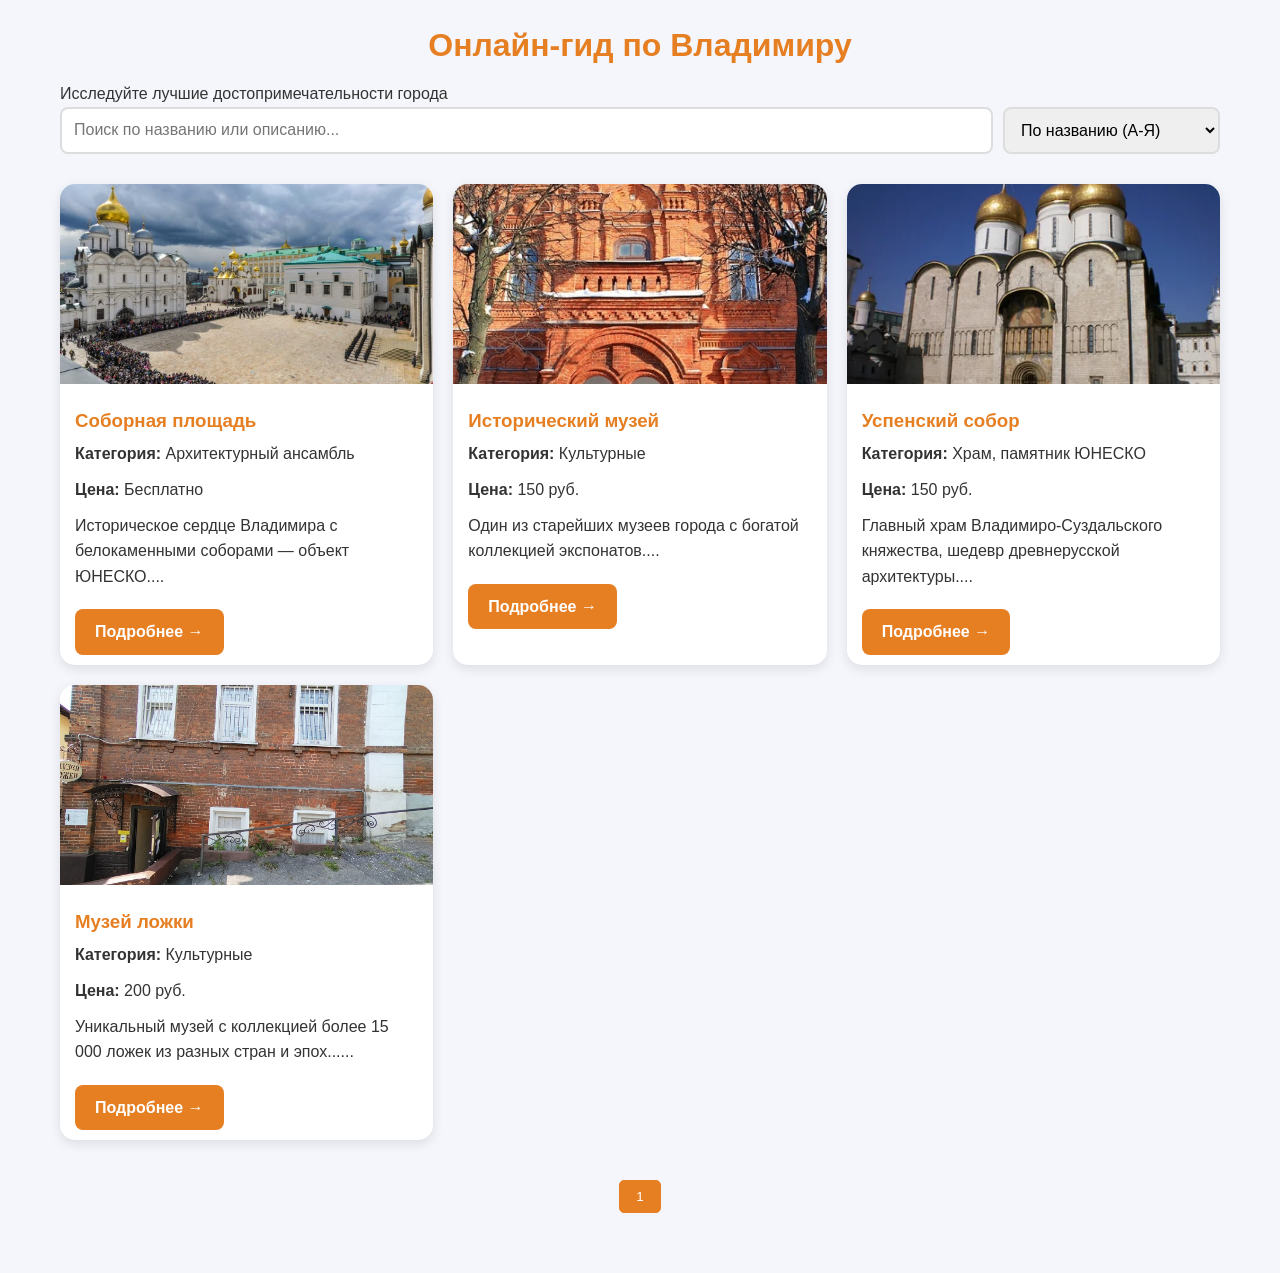
<file: index.html>
<!DOCTYPE html>
<html lang="ru">
<head>
    <meta charset="UTF-8">
    <title>Онлайн-гид по Владимиру - Достопримечательности</title>
    <link rel="stylesheet" href="styles.css">
</head>
<body>
    <div class="container">
        <h1>Онлайн-гид по Владимиру</h1>
        <p>Исследуйте лучшие достопримечательности города</p>

        <div class="controls">
            <input type="text" id="search-input" placeholder="Поиск по названию или описанию..." onkeyup="filterPlaces()">
            <select id="sort-select" onchange="sortPlaces()">
                <option value="name-asc">По названию (А-Я)</option>
                <option value="name-desc">По названию (Я-А)</option>
                <option value="price-asc">По цене (возрастание)</option>
                <option value="price-desc">По цене (убывание)</option>
            </select>
        </div>

        <div id="places-list" class="places-grid"></div>
        <div id="pagination" class="pagination"></div>
    </div>

    <script src="script.js"></script>
</body>
</html>
</file>
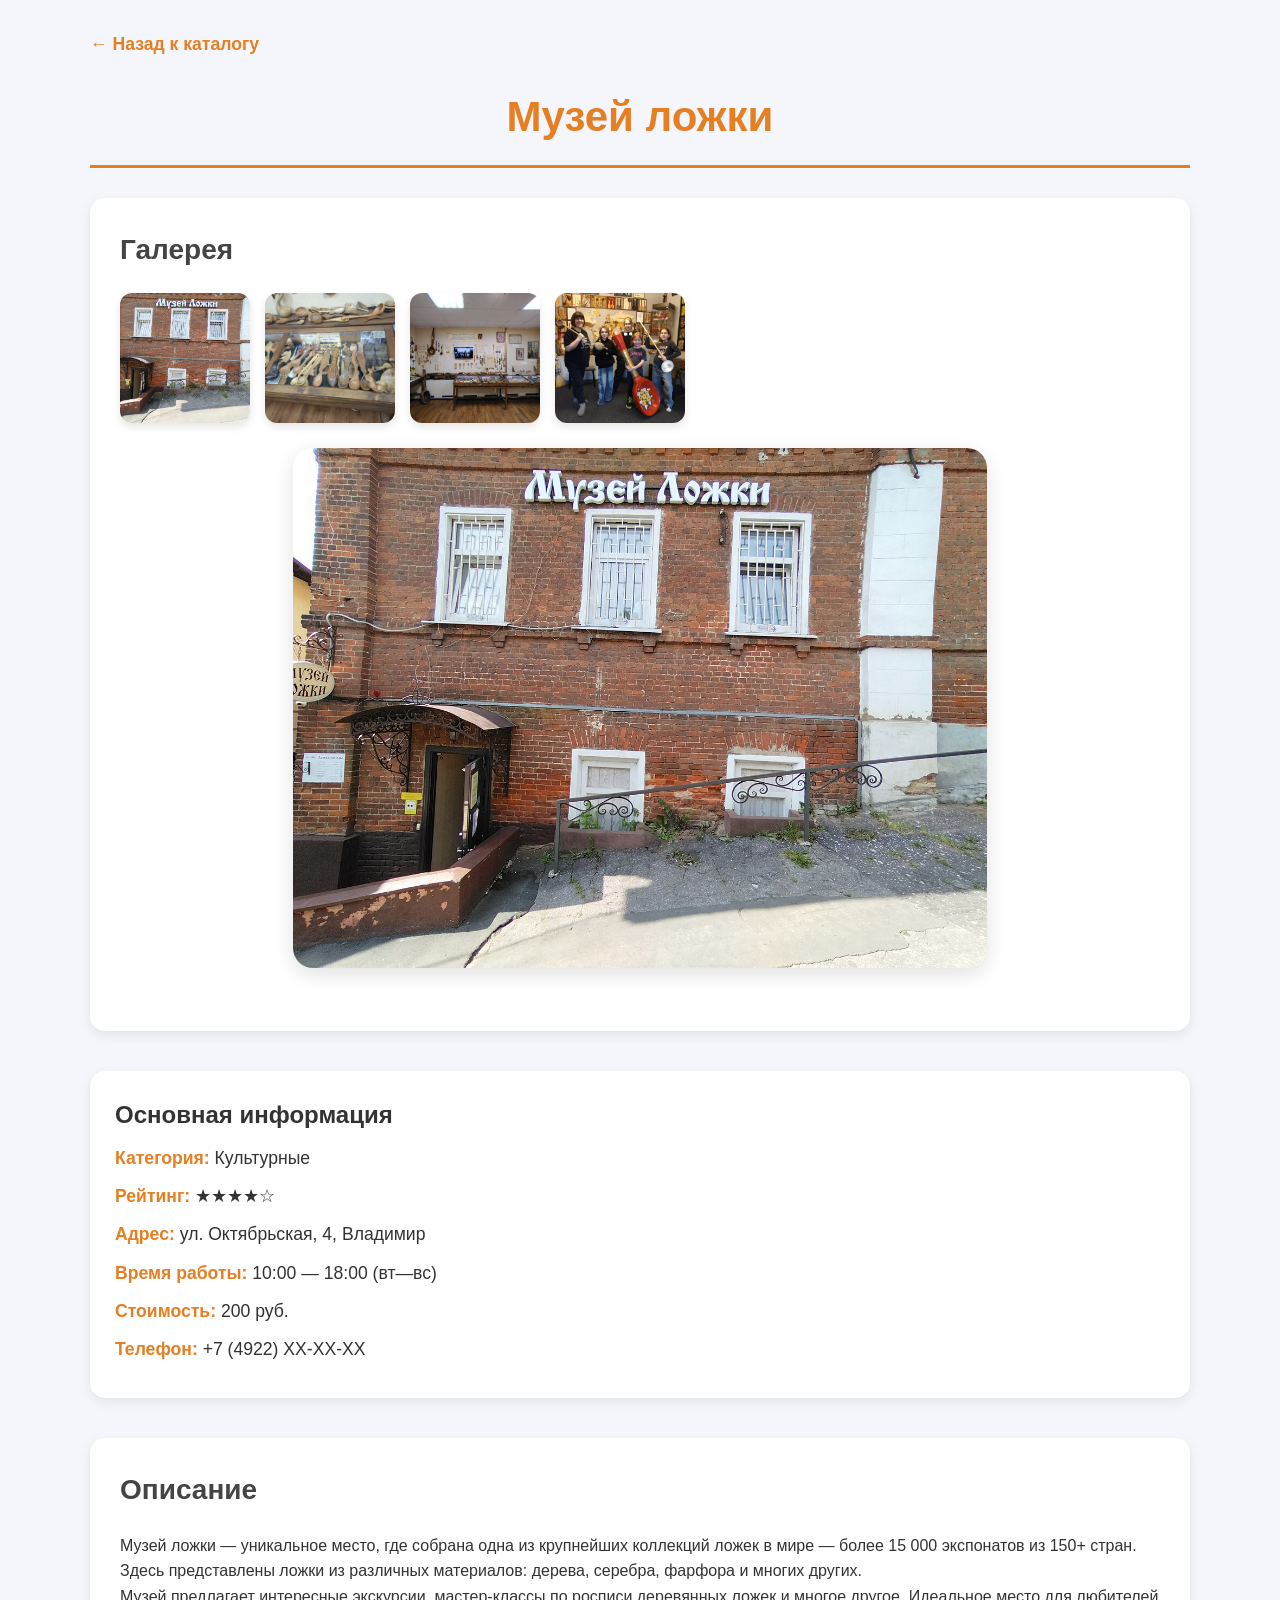
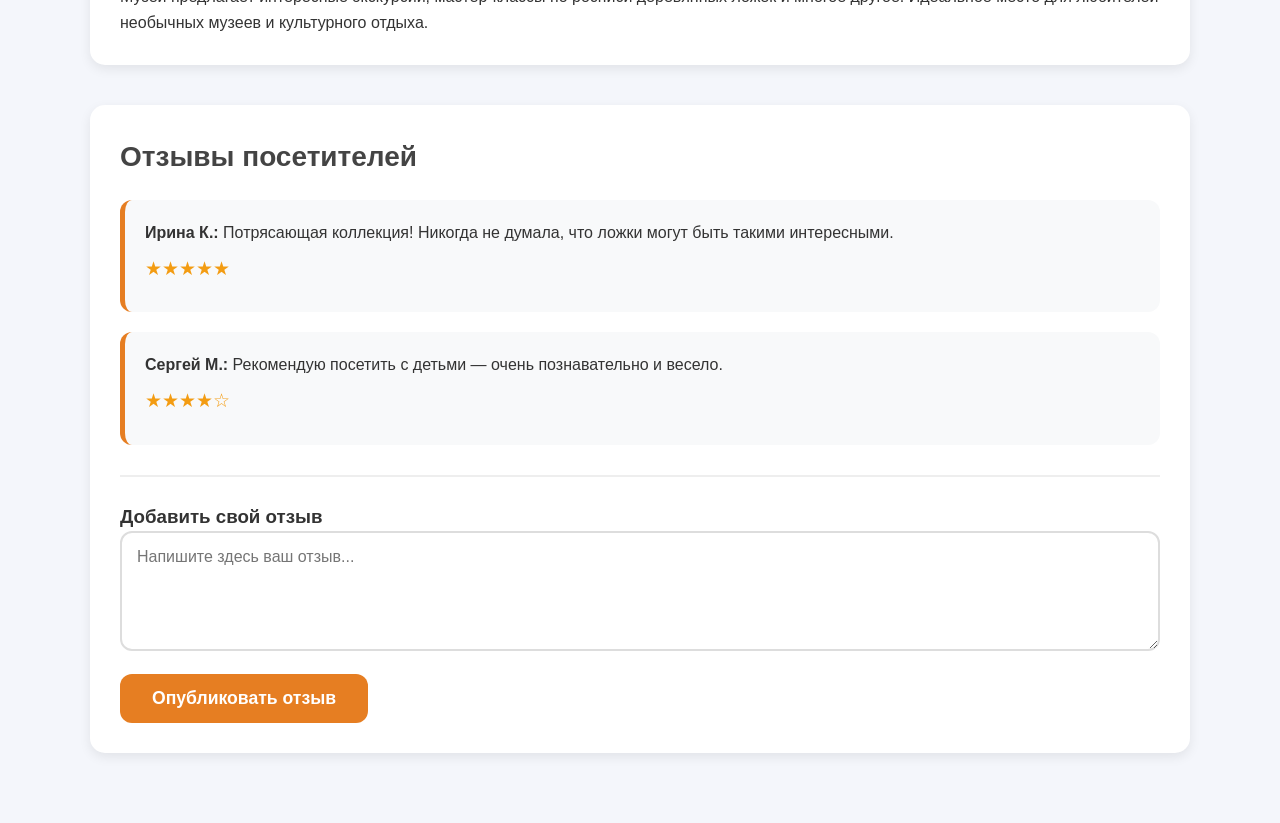
<file: muzei-lozhki.html>
<!DOCTYPE html>
<html lang="ru">
<head>
    <meta charset="UTF-8">
    <title>Музей ложки - Онлайн гид</title>
    <link rel="stylesheet" href="styles-detail.css">
</head>
<body>
    <div class="container">
        <a href="index.html" class="back-link">← Назад к каталогу</a>

        <h1>Музей ложки</h1>

        <!-- Галерея изображений -->
        <section class="gallery-section">
            <h2>Галерея</h2>
            <div class="thumb-container">
                <img src="images/ложка 1.jpg" alt="Здание Музея ложки" class="thumb" onclick="showImage(this.src)">
                <img src="images/ложка 2.jpg" alt="Коллекция ложек" class="thumb" onclick="showImage(this.src)">
                <img src="images/ложка 3.jpg" alt="Экспонаты музея" class="thumb" onclick="showImage(this.src)">
                <img src="images/ложка 4.jpg" alt="Мастер-класс" class="thumb" onclick="showImage(this.src)">
            </div>
            <div class="large-image-container">
                <img id="large-image" class="large-image" 
                     src="images/ложка 1.jpg" 
                     alt="Музей ложки">
            </div>
        </section>

        <!-- Основная информация -->
        <section class="place-info">
            <h2>Основная информация</h2>
            <div class="info-block">
                <p><strong>Категория:</strong> Культурные</p>
                <p><strong>Рейтинг:</strong> ★★★★☆</p>
                <p><strong>Адрес:</strong> ул. Октябрьская, 4, Владимир</p>
                <p><strong>Время работы:</strong> 10:00 — 18:00 (вт—вс)</p>
                <p><strong>Стоимость:</strong> 200 руб.</p>
                <p><strong>Телефон:</strong> +7 (4922) XX-XX-XX</p>
            </div>
        </section>

        <!-- Описание -->
        <section class="description">
            <h2>Описание</h2>
            <p>Музей ложки — уникальное место, где собрана одна из крупнейших коллекций ложек в мире — более 15 000 экспонатов из 150+ стран. Здесь представлены ложки из различных материалов: дерева, серебра, фарфора и многих других.</p>
            <p>Музей предлагает интересные экскурсии, мастер-классы по росписи деревянных ложек и многое другое. Идеальное место для любителей необычных музеев и культурного отдыха.</p>
        </section>

        <!-- Отзывы -->
        <section class="reviews-section">
            <h2>Отзывы посетителей</h2>
            <div id="reviews-list">
                <div class="review">
                    <p><strong>Ирина К.:</strong> Потрясающая коллекция! Никогда не думала, что ложки могут быть такими интересными.</p>
                    <p class="review-rating">★★★★★</p>
                </div>
                <div class="review">
                    <p><strong>Сергей М.:</strong> Рекомендую посетить с детьми — очень познавательно и весело.</p>
                    <p class="review-rating">★★★★☆</p>
                </div>
            </div>

            <div class="add-review-section">
                <h3>Добавить свой отзыв</h3>
                <textarea id="review-text" placeholder="Напишите здесь ваш отзыв..."></textarea>
                <button id="add-review-btn" onclick="addReview()">Опубликовать отзыв</button>
            </div>
        </section>
    </div>

    <script>
        function showImage(src) {
            document.getElementById('large-image').src = src;
        }

        function addReview() {
            const text = document.getElementById('review-text').value.trim();
            if (!text) {
                alert('Пожалуйста, напишите отзыв!');
                return;
            }
            const reviewsList = document.getElementById('reviews-list');
            const newReview = document.createElement('div');
            newReview.className = 'review';
            newReview.innerHTML = `
                <p><strong>Вы:</strong> ${text}</p>
                <p class="review-rating">★★★★☆</p>
            `;
            reviewsList.appendChild(newReview);
            document.getElementById('review-text').value = '';
            alert('Спасибо за ваш отзыв!');
        }
    </script>
</body>
</html>
</file>
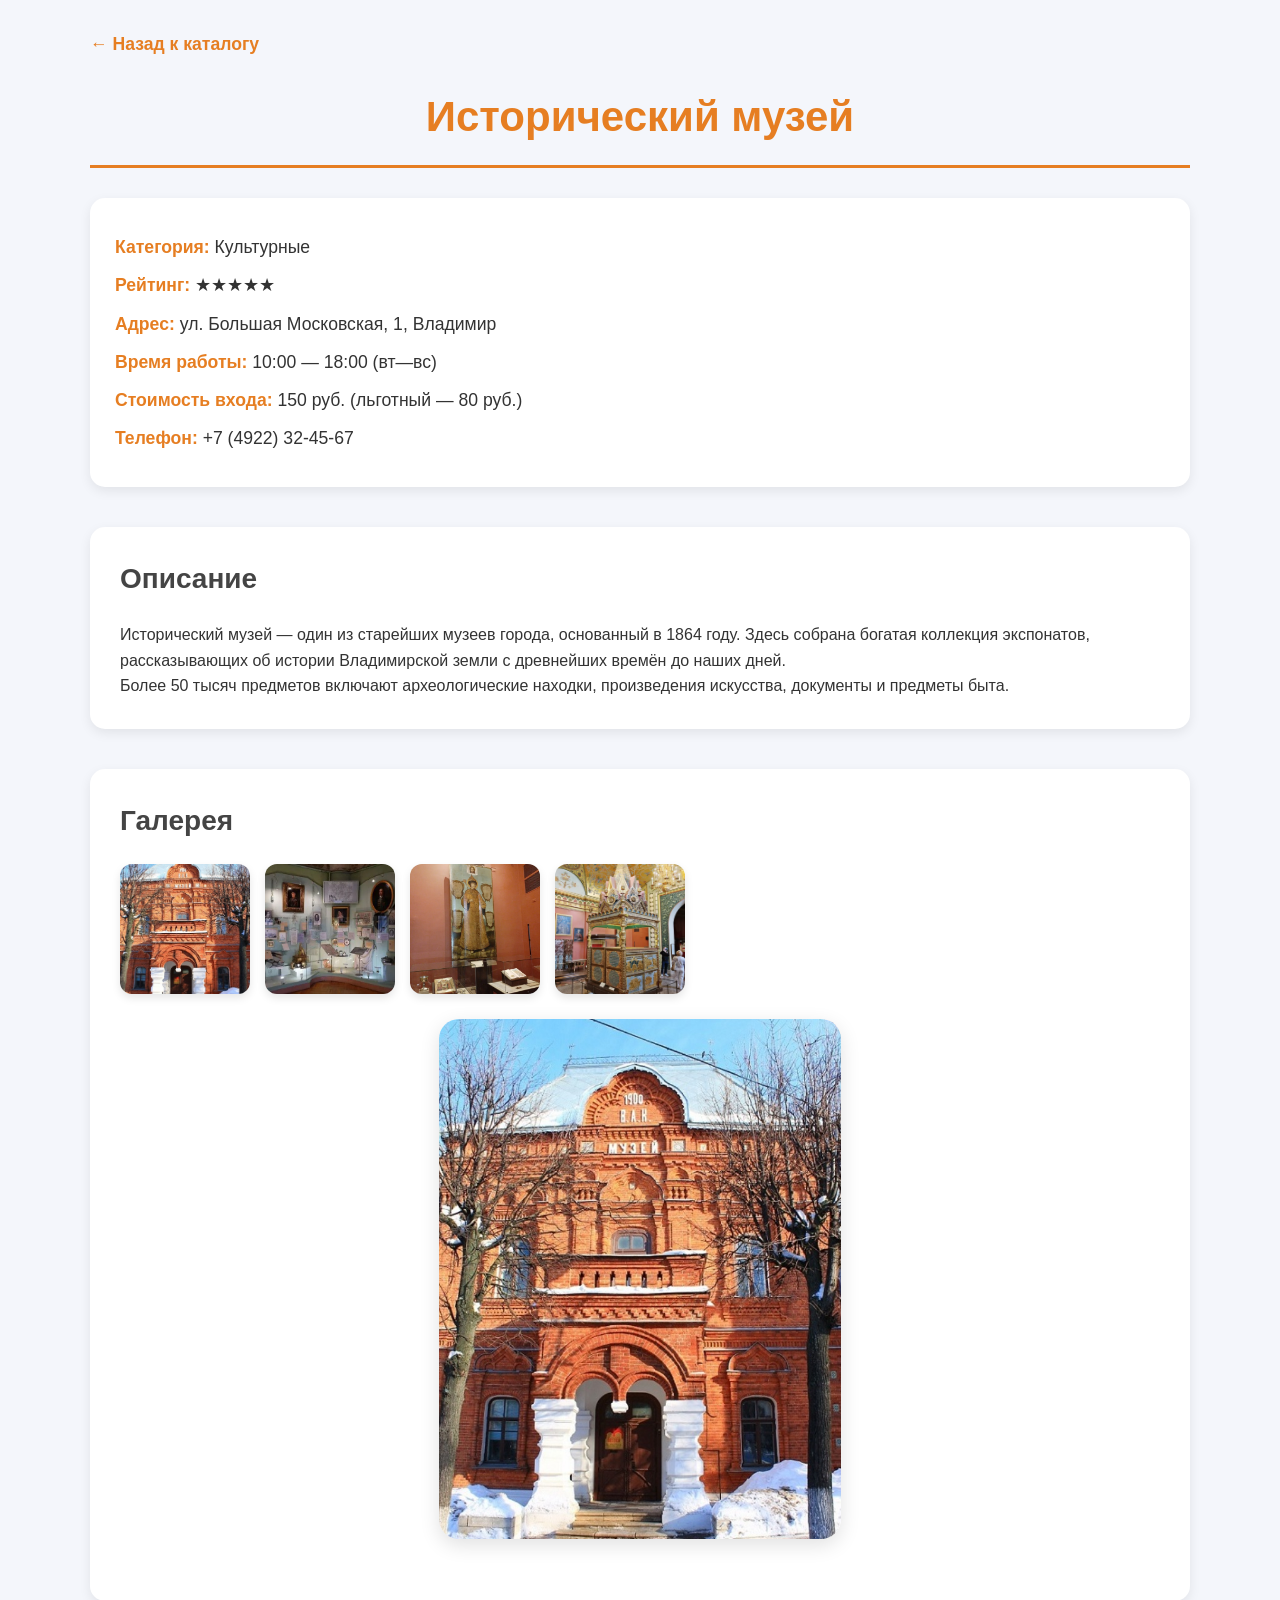
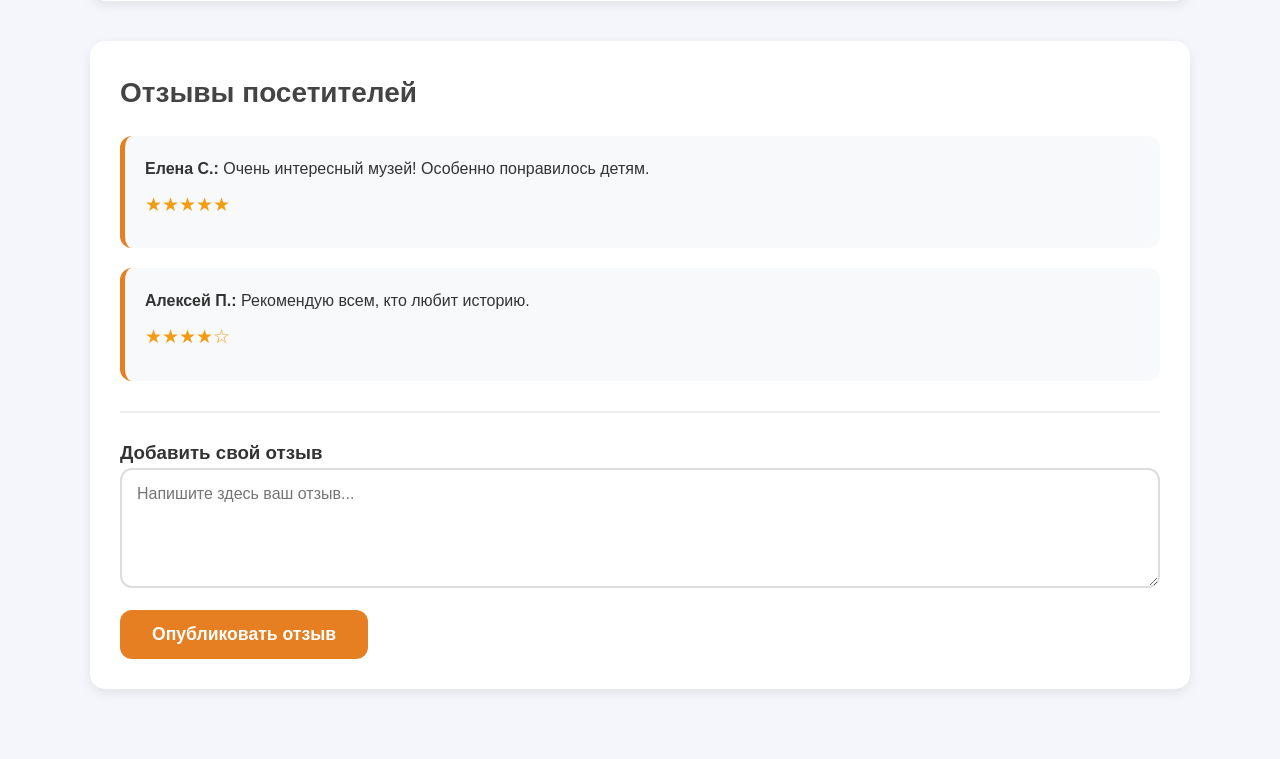
<file: place-detail.html>
<!DOCTYPE html>
<html lang="ru">
<head>
    <meta charset="UTF-8">
    <title>Исторический музей</title>
    <link rel="stylesheet" href="styles-detail.css">
</head>
<body>
    <div class="container">
        <a href="index.html" class="back-link">← Назад к каталогу</a>

        <header>
            <h1>Исторический музей</h1>
        </header>

        <section class="place-info">
            <p><strong>Категория:</strong> Культурные</p>
            <p><strong>Рейтинг:</strong> ★★★★★</p>
            <p><strong>Адрес:</strong> ул. Большая Московская, 1, Владимир</p>
            <p><strong>Время работы:</strong> 10:00 — 18:00 (вт—вс)</p>
            <p><strong>Стоимость входа:</strong> 150 руб. (льготный — 80 руб.)</p>
            <p><strong>Телефон:</strong> +7 (4922) 32-45-67</p>
        </section>

        <section class="description">
            <h2>Описание</h2>
            <p>Исторический музей — один из старейших музеев города, основанный в 1864 году. Здесь собрана богатая коллекция экспонатов, рассказывающих об истории Владимирской земли с древнейших времён до наших дней.</p>
            <p>Более 50 тысяч предметов включают археологические находки, произведения искусства, документы и предметы быта.</p>
        </section>

        <section class="gallery-section">
            <h2>Галерея</h2>
            <div class="thumb-container">
                <img src="images/Muzei01.jpg" alt="Здание Исторического музея" class="thumb" onclick="showImage(this.src)">
                <img src="images/1.jpg" alt="Экспозиция музея" class="thumb" onclick="showImage(this.src)">
                <img src="images/2.jpg" alt="Икона и экспонаты" class="thumb" onclick="showImage(this.src)">
                <img src="images/3.jpg" alt="Царский шатёр" class="thumb" onclick="showImage(this.src)">
            </div>
            <div class="large-image-container">
                <img id="large-image" class="large-image" 
                     src="images/Muzei01.jpg" 
                     alt="Исторический музей">
            </div>
        </section>

        <section class="reviews-section">
            <h2>Отзывы посетителей</h2>
            <div id="reviews-list">
                <div class="review">
                    <p><strong>Елена С.:</strong> Очень интересный музей! Особенно понравилось детям.</p>
                    <p class="review-rating">★★★★★</p>
                </div>
                <div class="review">
                    <p><strong>Алексей П.:</strong> Рекомендую всем, кто любит историю.</p>
                    <p class="review-rating">★★★★☆</p>
                </div>
            </div>

            <div class="add-review-section">
                <h3>Добавить свой отзыв</h3>
                <textarea id="review-text" placeholder="Напишите здесь ваш отзыв..."></textarea>
                <button id="add-review-btn" onclick="addReview()">Опубликовать отзыв</button>
            </div>
        </section>
    </div>

    <script>
        function showImage(src) {
            document.getElementById('large-image').src = src;
        }

        function addReview() {
            const text = document.getElementById('review-text').value.trim();
            if (!text) {
                alert('Пожалуйста, напишите отзыв!');
                return;
            }
            const reviewsList = document.getElementById('reviews-list');
            const newReview = document.createElement('div');
            newReview.className = 'review';
            newReview.innerHTML = `
                <p><strong>Вы:</strong> ${text}</p>
                <p class="review-rating">★★★★☆</p>
            `;
            reviewsList.appendChild(newReview);
            document.getElementById('review-text').value = '';
            alert('Спасибо за ваш отзыв!');
        }
    </script>
</body>
</html>
</file>
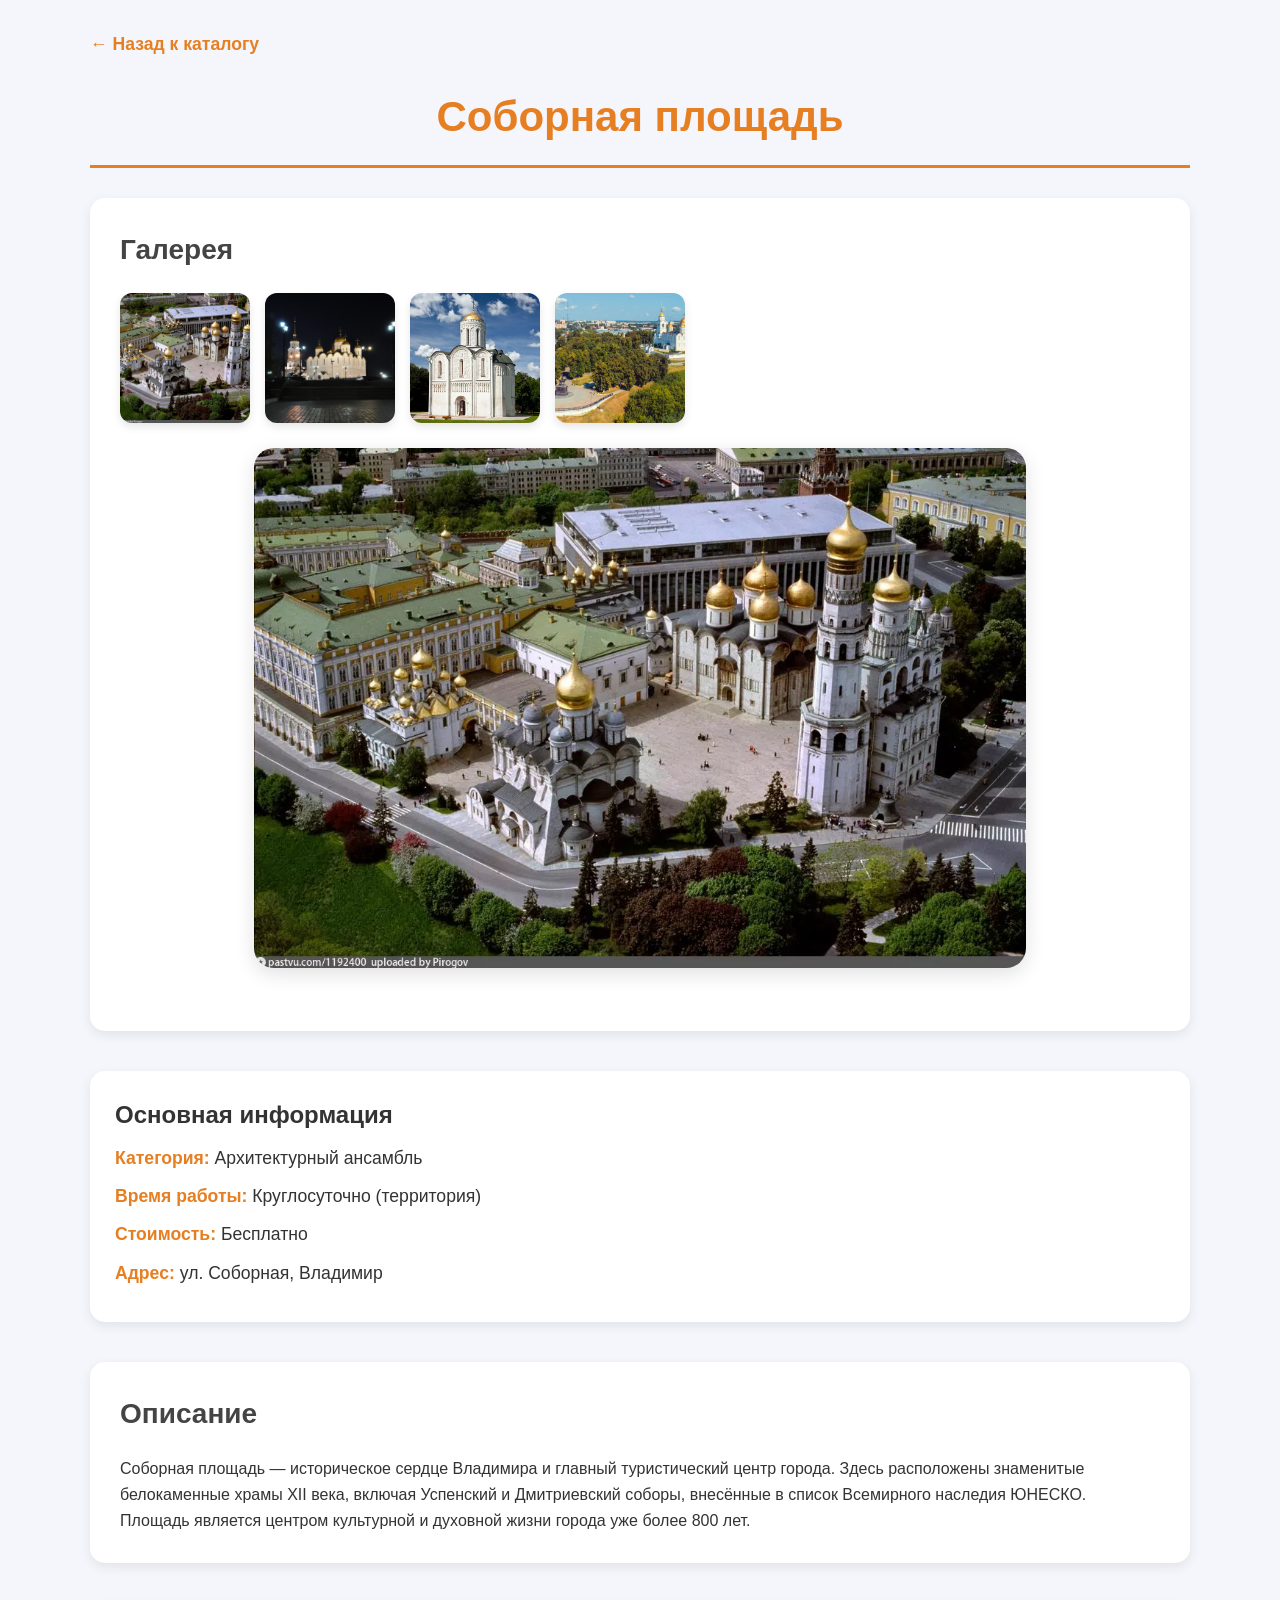
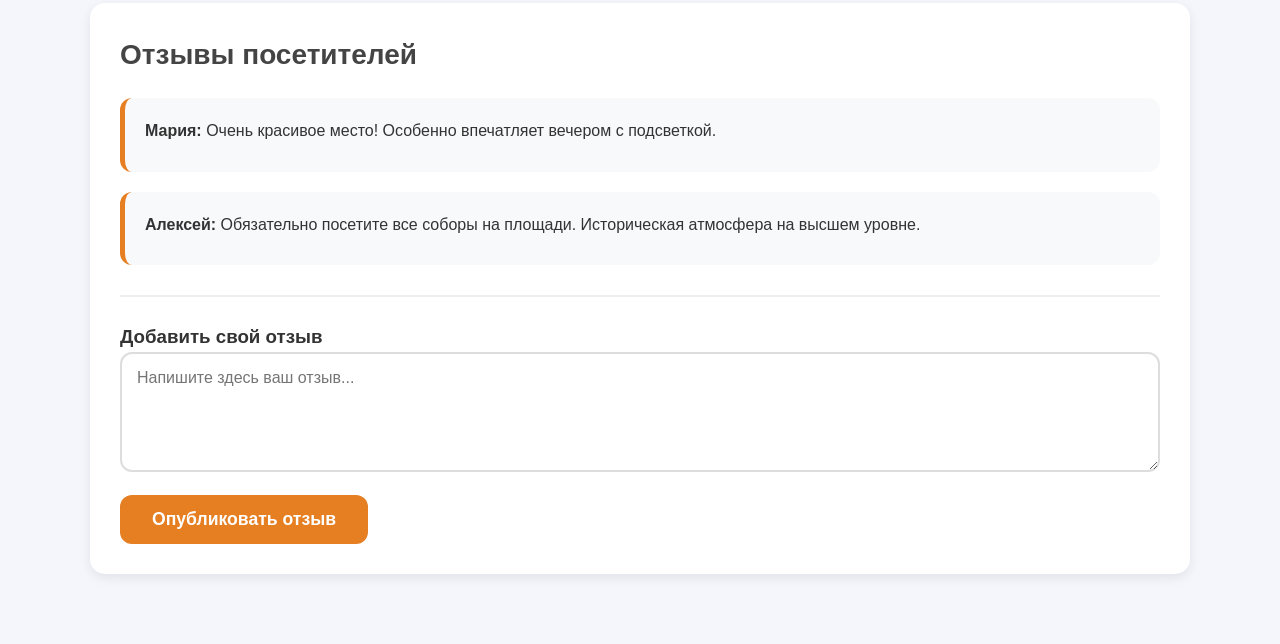
<file: sobornaya-ploshad.html>
<!DOCTYPE html>
<html lang="ru">
<head>
    <meta charset="UTF-8">
    <title>Соборная площадь - Онлайн гид</title>
    <link rel="stylesheet" href="styles-detail.css">
</head>
<body>
    <div class="container">
        <a href="index.html" class="back-link">← Назад к каталогу</a>

        <h1>Соборная площадь</h1>

        <!-- Галерея изображений -->
        <section class="gallery-section">
            <h2>Галерея</h2>
            <div class="thumb-container">
                <img src="images/плошь1.jpg" alt="Соборная площадь сверху" class="thumb" onclick="showImage(this.src)">
                <img src="images/площь2.jpg" alt="Соборная площадь ночью" class="thumb" onclick="showImage(this.src)">
                <img src="images/площь3.jpg" alt="Белокаменный храм на площади" class="thumb" onclick="showImage(this.src)">
                <img src="images/4.jpg" alt="Панорама Соборной площади" class="thumb" onclick="showImage(this.src)">
            </div>
            <div class="large-image-container">
                <img id="large-image" class="large-image" 
                     src="images/плошь1.jpg" 
                     alt="Соборная площадь">
            </div>
        </section>

        <!-- Основная информация -->
        <section class="place-info">
            <h2>Основная информация</h2>
            <div class="info-block">
                <p><strong>Категория:</strong> Архитектурный ансамбль</p>
                <p><strong>Время работы:</strong> Круглосуточно (территория)</p>
                <p><strong>Стоимость:</strong> Бесплатно</p>
                <p><strong>Адрес:</strong> ул. Соборная, Владимир</p>
            </div>
        </section>

        <!-- Описание -->
        <section class="description">
            <h2>Описание</h2>
            <p>Соборная площадь — историческое сердце Владимира и главный туристический центр города. Здесь расположены знаменитые белокаменные храмы XII века, включая Успенский и Дмитриевский соборы, внесённые в список Всемирного наследия ЮНЕСКО.</p>
            <p>Площадь является центром культурной и духовной жизни города уже более 800 лет.</p>
        </section>

        <!-- Отзывы -->
        <section class="reviews-section">
            <h2>Отзывы посетителей</h2>
            <div id="reviews-list">
                <div class="review">
                    <p><strong>Мария:</strong> Очень красивое место! Особенно впечатляет вечером с подсветкой.</p>
                </div>
                <div class="review">
                    <p><strong>Алексей:</strong> Обязательно посетите все соборы на площади. Историческая атмосфера на высшем уровне.</p>
                </div>
            </div>

            <div class="add-review-section">
                <h3>Добавить свой отзыв</h3>
                <textarea id="review-text" placeholder="Напишите здесь ваш отзыв..."></textarea>
                <button id="add-review-btn" onclick="addReview()">Опубликовать отзыв</button>
            </div>
        </section>
    </div>

    <script>
        function showImage(src) {
            document.getElementById('large-image').src = src;
        }

        function addReview() {
            const text = document.getElementById('review-text').value.trim();
            if (!text) {
                alert('Пожалуйста, напишите отзыв!');
                return;
            }
            const reviewsList = document.getElementById('reviews-list');
            const newReview = document.createElement('div');
            newReview.className = 'review';
            newReview.innerHTML = `
                <p><strong>Вы:</strong> ${text}</p>
            `;
            reviewsList.appendChild(newReview);
            document.getElementById('review-text').value = '';
            alert('Спасибо за ваш отзыв!');
        }
    </script>
</body>
</html>
</file>
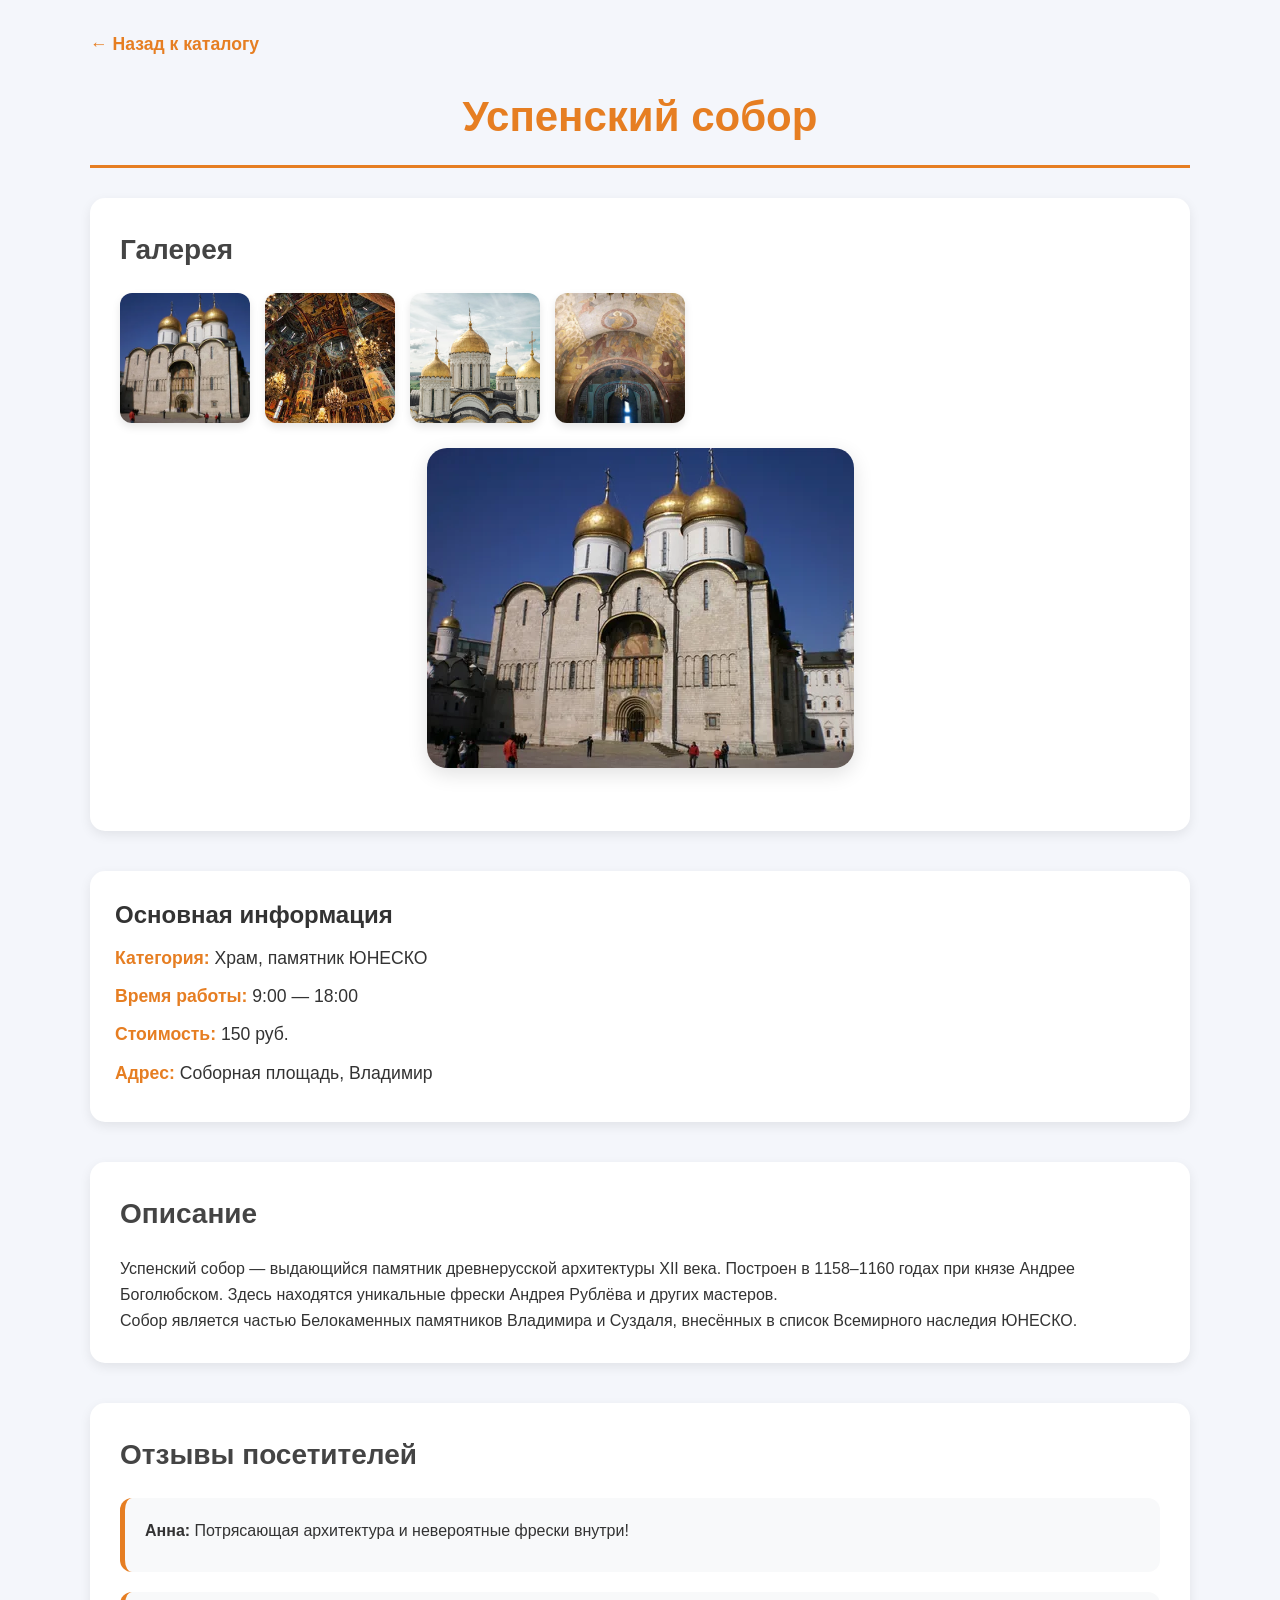
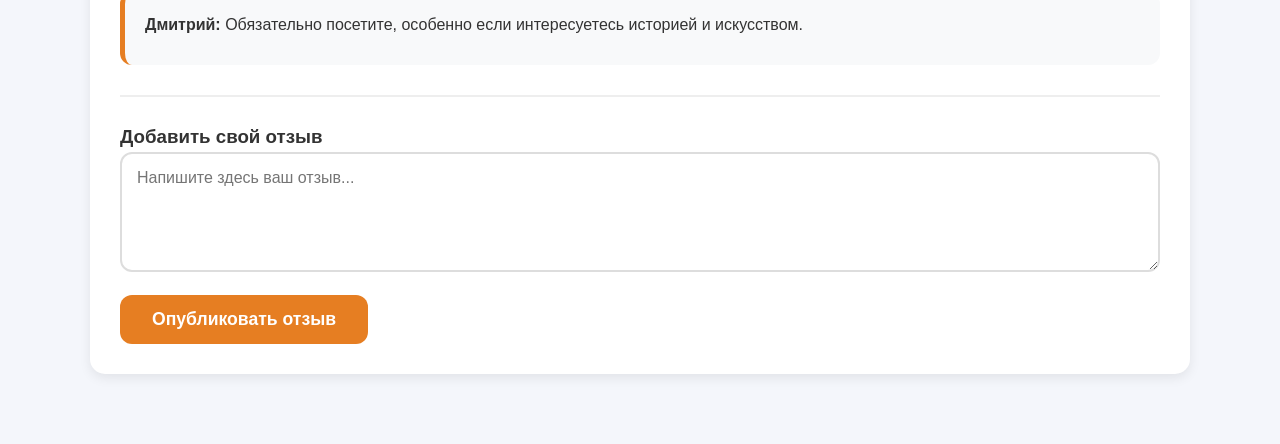
<file: uspensky-sobor.html>
<!DOCTYPE html>
<html lang="ru">
<head>
    <meta charset="UTF-8">
    <title>Успенский собор - Онлайн гид</title>
    <link rel="stylesheet" href="styles-detail.css">
</head>
<body>
    <div class="container">
        <a href="index.html" class="back-link">← Назад к каталогу</a>

        <h1>Успенский собор</h1>

        <!-- Галерея изображений -->
        <section class="gallery-section">
            <h2>Галерея</h2>
            <div class="thumb-container">
                <img src="images/успен 2.jpg" alt="Успенский собор снаружи" class="thumb" onclick="showImage(this.src)">
                <img src="images/успен 1.jpg" alt="Интерьер собора" class="thumb" onclick="showImage(this.src)">
                <img src="images/успен 4.jpg" alt="Золотые купола" class="thumb" onclick="showImage(this.src)">
                <img src="images/успен 3.jpg" alt="Фрески внутри собора" class="thumb" onclick="showImage(this.src)">
            </div>
            <div class="large-image-container">
                <img id="large-image" class="large-image" 
                     src="images/успен 2.jpg" 
                     alt="Успенский собор">
            </div>
        </section>

        <!-- Основная информация -->
        <section class="place-info">
            <h2>Основная информация</h2>
            <div class="info-block">
                <p><strong>Категория:</strong> Храм, памятник ЮНЕСКО</p>
                <p><strong>Время работы:</strong> 9:00 — 18:00</p>
                <p><strong>Стоимость:</strong> 150 руб.</p>
                <p><strong>Адрес:</strong> Соборная площадь, Владимир</p>
            </div>
        </section>

        <!-- Описание -->
        <section class="description">
            <h2>Описание</h2>
            <p>Успенский собор — выдающийся памятник древнерусской архитектуры XII века. Построен в 1158–1160 годах при князе Андрее Боголюбском. Здесь находятся уникальные фрески Андрея Рублёва и других мастеров.</p>
            <p>Собор является частью Белокаменных памятников Владимира и Суздаля, внесённых в список Всемирного наследия ЮНЕСКО.</p>
        </section>

        <!-- Отзывы -->
        <section class="reviews-section">
            <h2>Отзывы посетителей</h2>
            <div id="reviews-list">
                <div class="review">
                    <p><strong>Анна:</strong> Потрясающая архитектура и невероятные фрески внутри!</p>
                </div>
                <div class="review">
                    <p><strong>Дмитрий:</strong> Обязательно посетите, особенно если интересуетесь историей и искусством.</p>
                </div>
            </div>

            <div class="add-review-section">
                <h3>Добавить свой отзыв</h3>
                <textarea id="review-text" placeholder="Напишите здесь ваш отзыв..."></textarea>
                <button id="add-review-btn" onclick="addReview()">Опубликовать отзыв</button>
            </div>
        </section>
    </div>

    <script>
        function showImage(src) {
            document.getElementById('large-image').src = src;
        }

        function addReview() {
            const text = document.getElementById('review-text').value.trim();
            if (!text) {
                alert('Пожалуйста, напишите отзыв!');
                return;
            }
            const reviewsList = document.getElementById('reviews-list');
            const newReview = document.createElement('div');
            newReview.className = 'review';
            newReview.innerHTML = `
                <p><strong>Вы:</strong> ${text}</p>
            `;
            reviewsList.appendChild(newReview);
            document.getElementById('review-text').value = '';
            alert('Спасибо за ваш отзыв!');
        }
    </script>
</body>
</html>
</file>
<file: styles.css>
* {
    margin: 0;
    padding: 0;
    box-sizing: border-box;
}

body {
    font-family: Arial, sans-serif;
    background: #f4f6fb;
    color: #333;
    line-height: 1.6;
}

.container {
    max-width: 1200px;
    margin: 0 auto;
    padding: 20px;
}

h1 {
    text-align: center;
    color: #e67e22;
    margin-bottom: 10px;
}

.controls {
    display: flex;
    gap: 10px;
    margin-bottom: 30px;
    flex-wrap: wrap;
}

#search-input {
    flex: 1;
    padding: 12px;
    border: 2px solid #ddd;
    border-radius: 8px;
    font-size: 1rem;
    min-width: 250px;
}

#sort-select {
    padding: 12px;
    border: 2px solid #ddd;
    border-radius: 8px;
    font-size: 1rem;
}

.places-grid {
    display: grid;
    grid-template-columns: repeat(auto-fill, minmax(300px, 1fr));
    gap: 20px;
}

.place-card {
    background: white;
    border-radius: 15px;
    overflow: hidden;
    box-shadow: 0 4px 12px rgba(0,0,0,0.1);
    transition: transform 0.3s;
}

.place-card:hover {
    transform: translateY(-5px);
}

.place-card img {
    width: 100%;
    height: 200px;
    object-fit: cover;
}

.place-card h3 {
    padding: 15px 15px 5px;
    color: #e67e22;
}

.place-card p {
    padding: 0 15px 10px;
}

.btn {
    display: inline-block;
    margin: 10px 15px;
    padding: 10px 20px;
    background: #e67e22;
    color: white;
    text-decoration: none;
    border-radius: 8px;
    font-weight: bold;
}

.pagination {
    text-align: center;
    margin: 40px 0;
}

.pagination button {
    padding: 8px 16px;
    margin: 0 5px;
    border: 1px solid #ddd;
    background: white;
    cursor: pointer;
    border-radius: 5px;
}

.pagination button.active {
    background: #e67e22;
    color: white;
    border-color: #e67e22;
}
</file>
<file: styles-detail.css>
* {
    margin: 0;
    padding: 0;
    box-sizing: border-box;
}

body {
    font-family: Arial, sans-serif;
    background: #f4f6fb;
    color: #333;
    padding: 30px;
    line-height: 1.6;
}

.container {
    max-width: 1100px;
    margin: 0 auto;
}

.back-link {
    display: inline-block;
    margin-bottom: 25px;
    color: #e67e22;
    text-decoration: none;
    font-weight: bold;
    font-size: 1.1rem;
}

.back-link:hover {
    text-decoration: underline;
}

h1 {
    color: #e67e22;
    font-size: 42px;
    margin-bottom: 30px;
    text-align: center;
    padding-bottom: 15px;
    border-bottom: 3px solid #e67e22;
}

.place-info {
    background: white;
    padding: 25px;
    border-radius: 15px;
    box-shadow: 0 4px 12px rgba(0,0,0,0.08);
    margin-bottom: 40px;
}

.place-info p {
    margin: 10px 0;
    font-size: 1.1rem;
}

.place-info strong {
    color: #e67e22;
}

.description {
    background: white;
    padding: 30px;
    border-radius: 15px;
    box-shadow: 0 4px 12px rgba(0,0,0,0.08);
    margin-bottom: 40px;
}

.description h2,
.gallery-section h2,
.reviews-section h2 {
    color: #444;
    margin-bottom: 20px;
    font-size: 28px;
}

.gallery-section,
.reviews-section {
    background: white;
    padding: 30px;
    border-radius: 15px;
    box-shadow: 0 4px 12px rgba(0,0,0,0.08);
    margin-bottom: 40px;
}

.thumb-container {
    display: flex;
    flex-wrap: wrap;
    gap: 15px;
    margin-bottom: 25px;
}

.thumb {
    width: 130px;
    height: 130px;
    object-fit: cover;
    border-radius: 12px;
    cursor: pointer;
    transition: 0.3s;
    box-shadow: 0 4px 8px rgba(0,0,0,0.1);
}

.thumb:hover {
    transform: scale(1.08);
    box-shadow: 0 8px 16px rgba(230, 126, 34, 0.3);
}

.large-image-container {
    text-align: center;
    margin: 25px 0;
}

.large-image {
    max-width: 100%;
    height: auto;
    border-radius: 20px;
    box-shadow: 0 6px 20px rgba(0,0,0,0.12);
    max-height: 520px;
}

.review {
    background: #f8f9fa;
    padding: 20px;
    border-radius: 12px;
    margin-bottom: 20px;
    border-left: 5px solid #e67e22;
}

.review p {
    margin-bottom: 8px;
}

.review-rating {
    color: #f39c12;
    font-size: 1.2rem;
}

.add-review-section {
    margin-top: 30px;
    padding-top: 25px;
    border-top: 2px solid #eee;
}

#review-text {
    width: 100%;
    padding: 15px;
    border: 2px solid #ddd;
    border-radius: 12px;
    min-height: 120px;
    font-family: Arial, sans-serif;
    font-size: 1rem;
    resize: vertical;
    margin-bottom: 15px;
}

#add-review-btn {
    padding: 14px 32px;
    background: #e67e22;
    color: white;
    border: none;
    border-radius: 12px;
    cursor: pointer;
    font-size: 1.1rem;
    font-weight: bold;
    transition: 0.3s;
}

#add-review-btn:hover {
    background: #d35400;
    transform: translateY(-2px);
}
</file>
